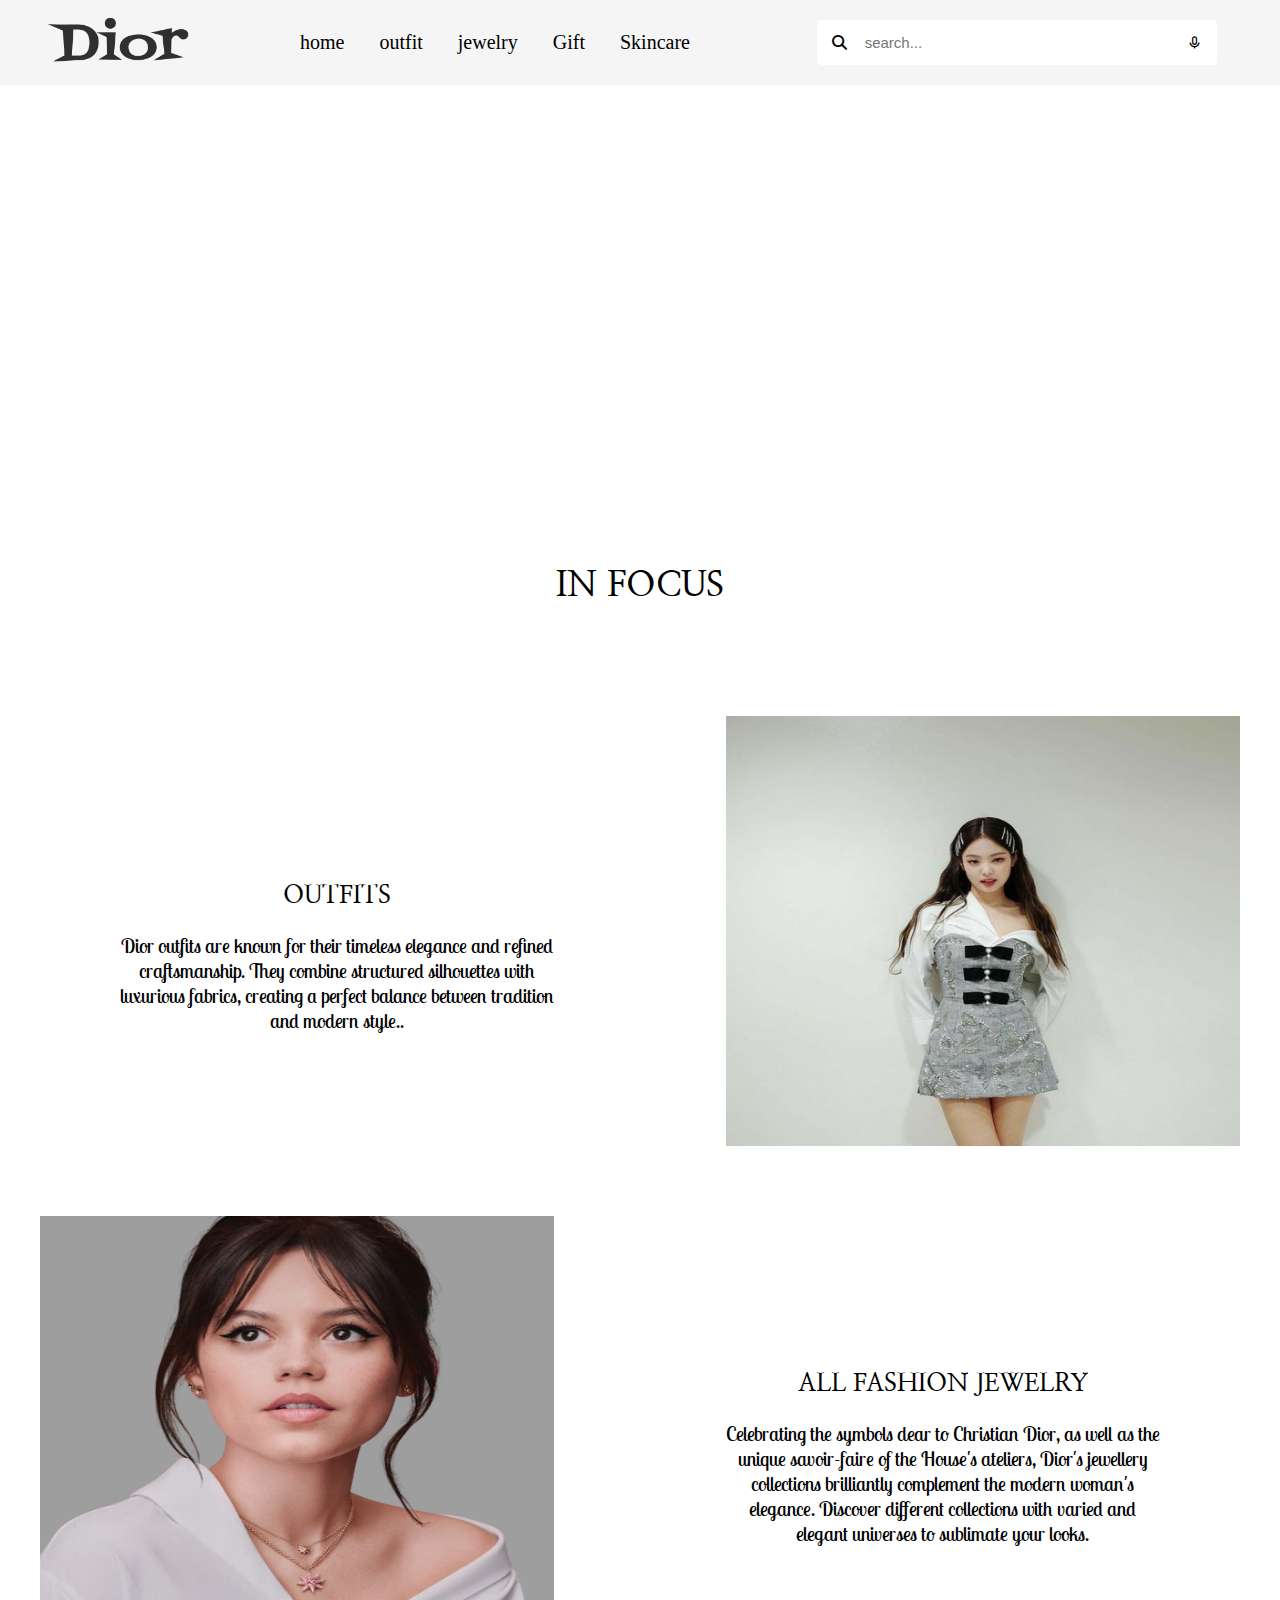
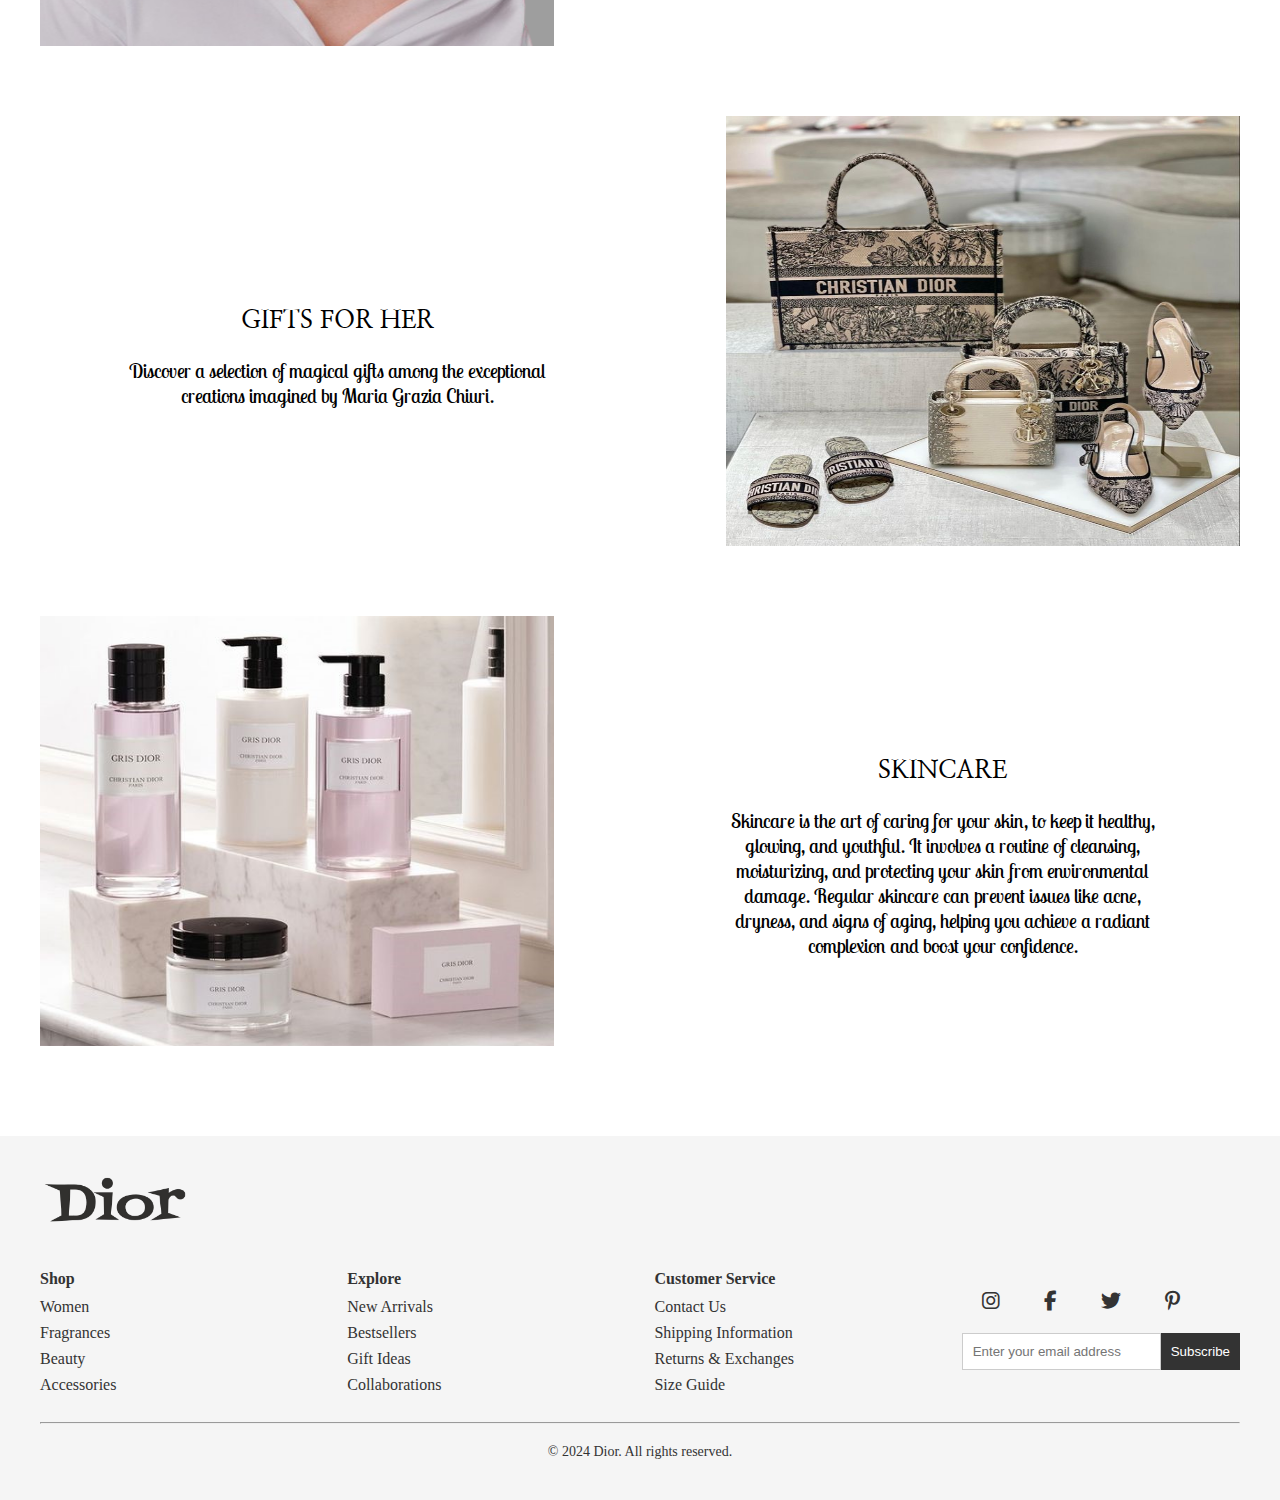
<file: index.html>
<!DOCTYPE html>
<html lang="en">

<head>
    <meta charset="UTF-8">
    <meta name="viewport" content="width=device-width, initial-scale=1.0">
    <link rel="stylesheet" href="styles.css">
    <link href='https://unpkg.com/boxicons@2.1.4/css/boxicons.min.css' rel='stylesheet'>
    <link rel="stylesheet" href="https://cdnjs.cloudflare.com/ajax/libs/font-awesome/6.5.2/css/all.min.css">
    <link href="https://fonts.googleapis.com/css2?family=Lobster+Two:ital,wght@0,400;0,700;1,400;1,700&display=swap"
        rel="stylesheet">
        <link href="https://fonts.googleapis.com/css2?family=Nanum+Myeongjo:wght@400;700;800&display=swap" rel="stylesheet">
        <link rel="stylesheet" href="media.css">
    <title>DIOR</title>
</head>

<body>
    <nav class="navbar">
        <div class="logo">
            <img src="images/logo_dior.png" alt="">
        </div>
        <div class="menu">
            <ul>
                <li>
                    <a href="index.html">home</a>
                    <a href="outfit.html">outfit</a>
                    <a href="jewelry.html">jewelry</a>
                    <a href="">Gift</a>
                    <a href="">Skincare</a>
                </li>



            </ul>
        </div>

        <div class="search">
            <div id="icons" class="fa fa-search"></div>
            <input type="text" placeholder="search..." name="search">
            <div id="icons" class='bx bx-microphone'></div>
        </div>
    </nav>

    <section>
        <div class="home">
            <video class="autoplay-video__media" autoplay="" loop="" muted="" playsinline=""
                src="https://www.dior.com/couture/var/dior/storage/original/video/65ecd27d0708915af90e24fe86080c22.mp4"
                poster="https://www.dior.com/couture/var/dior/storage/images/44346498/13-eng-GB/winter-24-video4.jpg"
                preload="metadata"></video>
        </div>
    </section>
    <section>
        <div class="topic">
            <h1>IN FOCUS</h1> 
        </div>
        <div class="grid-container">
            <div class="text-1">
                <h1>OUTFITS</h1>
                <p>Dior outfits are known for their timeless elegance and refined craftsmanship. They combine structured silhouettes with luxurious fabrics, creating a perfect balance between tradition and modern style..</p>
            </div>
            <img src="images/dress.jpg" alt=""  class="dress">
            
            <img src="images/jewelry-dior-2.png" alt="" class="jewelry">
            <div class="text-2">
                <h1>ALL FASHION JEWELRY</h1>
                <p>Celebrating the symbols dear to Christian Dior, as well as the unique savoir-faire of the House's
                    ateliers, Dior's jewellery collections brilliantly complement the modern woman's elegance. Discover
                    different collections with varied and elegant universes to sublimate your looks. </p>
            </div>
            <img src="images/dior-gift.jpg" alt="" class="gift">
            <div class="text-3">
                <h1>GIFTS FOR HER</h1>
                <p>Discover a selection of magical gifts among the exceptional creations imagined by Maria Grazia
                    Chiuri.</p>
            </div>
            <img src="images/dior-sc.jpg" alt="" class="Skincare">
            <div class="text-4">
                <h1>SKINCARE</h1>
                <p>Skincare is the art of caring for your skin, to keep it healthy, glowing, and youthful. It involves a
                    routine of cleansing, moisturizing, and protecting your skin from environmental damage. Regular
                    skincare can prevent issues like acne, dryness, and signs of aging, helping you achieve a radiant
                    complexion and boost your confidence.</p>
            </div>
        </div>
    </section>
    <footer class="footer">
        <div class="footer-logo">
            <img src="images/logo_dior.png" alt="Dior Logo">
        </div>

        <div class="footer-nav">
            <div class="footer-column">
                <h4>Shop</h4>
                <ul>
                    <li><a href="#">Women</a></li>
                    <li><a href="#">Fragrances</a></li>
                    <li><a href="#">Beauty</a></li>
                    <li><a href="#">Accessories</a></li>
                </ul>
            </div>

            <div class="footer-column">
                <h4>Explore</h4>
                <ul>
                    <li><a href="#">New Arrivals</a></li>
                    <li><a href="#">Bestsellers</a></li>
                    <li><a href="#">Gift Ideas</a></li>
                    <li><a href="#">Collaborations</a></li>
                </ul>
            </div>

            <div class="footer-column">
                <h4>Customer Service</h4>
                <ul>
                    <li><a href="#">Contact Us</a></li>
                    <li><a href="#">Shipping Information</a></li>
                    <li><a href="#">Returns & Exchanges</a></li>
                    <li><a href="#">Size Guide</a></li>
                </ul>
            </div>

            <div class="icon">
                <div class="footer-social">
                    <a href="#"><i class="fab fa-instagram"></i></a>
                    <a href="#"><i class="fab fa-facebook-f"></i></a>
                    <a href="#"><i class="fab fa-twitter"></i></a>
                    <a href="#"><i class="fab fa-pinterest-p"></i></a>
                </div>

                <div class="footer-subscribe">
                    <form>
                        <input type="email" placeholder="Enter your email address">
                        <button type="submit">Subscribe</button>
                    </form>
                </div>
            </div>
        </div>
        <hr>

        <div class="footer-copyright">
            <p>© 2024 Dior. All rights reserved.</p>
        </div>
    </footer>
</body>

</html>
</file>
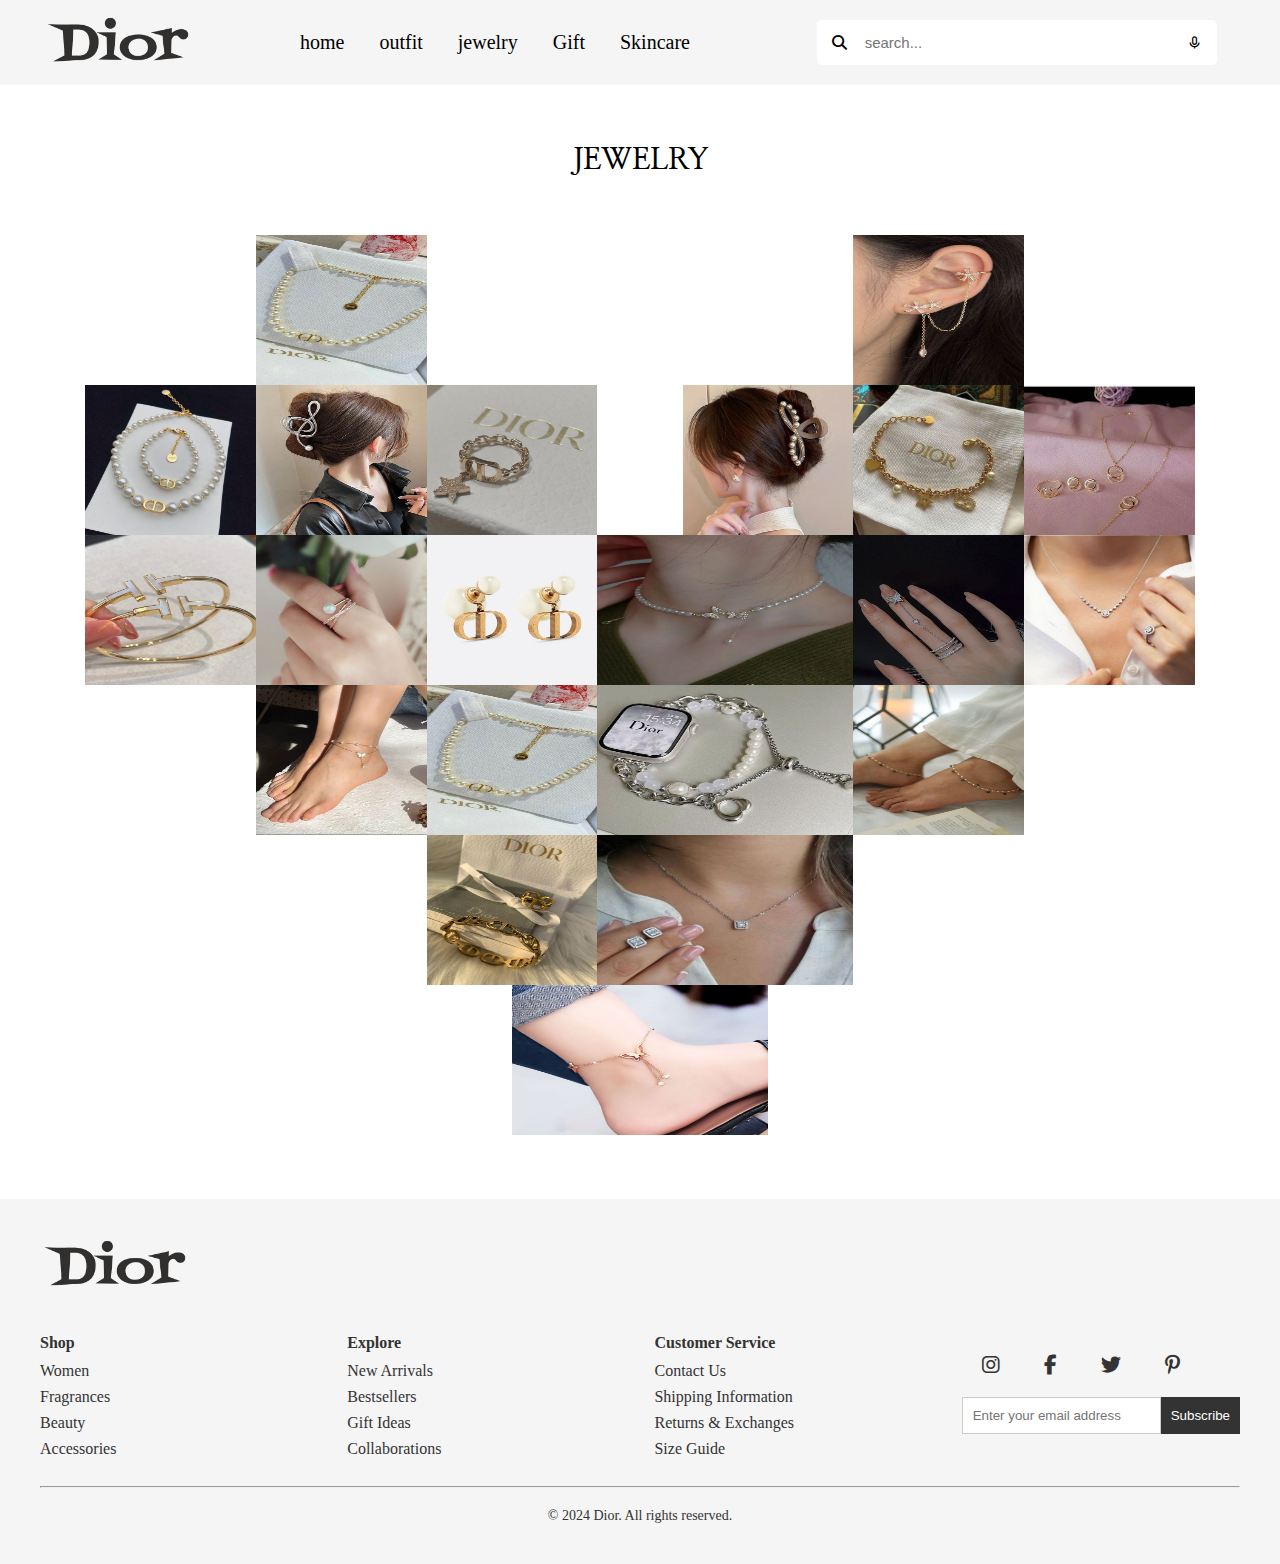
<file: jewelry.html>
<!DOCTYPE html>
<html lang="en">

<head>
    <meta charset="UTF-8">
    <meta name="viewport" content="width=device-width, initial-scale=1.0">
    <link rel="stylesheet" href="styles.css">
    <link href='https://unpkg.com/boxicons@2.1.4/css/boxicons.min.css' rel='stylesheet'>
    <link rel="stylesheet" href="https://cdnjs.cloudflare.com/ajax/libs/font-awesome/6.5.2/css/all.min.css">
    <link href="https://fonts.googleapis.com/css2?family=Lobster+Two:ital,wght@0,400;0,700;1,400;1,700&display=swap"
        rel="stylesheet">
    <link href="https://fonts.googleapis.com/css2?family=Nanum+Myeongjo:wght@400;700;800&display=swap" rel="stylesheet">
    <link rel="stylesheet" href="media.css">
    <title>DIOR</title>
</head>
<style>
    *{
        margin: 0;
        padding: 0;
        box-sizing: border-box;
    }
    .jewelary-container img {

        width: 100%;
        height: 150px;
        object-fit: fill;
    }

    .jewelary-container {
        display: grid;
        grid-template-columns: repeat(15, 1fr);
        grid-template-rows: repeat(6, 150px);
        margin-bottom: 4rem;
    }

   
    .jewelary-topic h1{
        font-size: 30px;
       text-align: center;
       line-height: 5;
       font-family: "Nanum Myeongjo", serif;
    }
    figure.jewelary1 {
    grid-column: 4 / 6;
    grid-row: 1 / 3;
}
figure.jewelary2 {
    grid-column: 2 / 4;
    grid-row: 2 / 3;
}
figure.jewelary3 {
    grid-column: 6 / 8;
    grid-row: 2 / 3;
}
figure.jewelary7 {
    grid-column: 9 / 11;
    grid-row: 2 / 3;
}
figure.jewelary5 {
    grid-column: 11 / 13;
    grid-row: 1 / 3;
}
figure.jewelary8 {
    grid-column: 13 / 15;
    grid-row: 2 / 3;
}
figure.jewelary10 {
    grid-column: 2 / 4;
    grid-row: 3 / 4;
}
figure.jewelary15 {
    grid-column: 4 / 6;
    grid-row: 3 / 4;
}
figure.jewelary12 {
    grid-column: 11 / 13;
    grid-row: 3 / 4;
}
figure.jewelary14 {
    grid-column: 13 / 15;
    grid-row: 3 / 4;
}
figure.jewelary16 {
    grid-column: 6 / 8;
    grid-row: 3 / 5;
}
figure.jewelary6 {
    grid-column: 8 / 11;
    grid-row: 3 / 5;
}
figure.jewelary4 {
    grid-column: 4 / 6;
    grid-row: 4 / 6;
}
figure.jewelary11 {
    grid-column: 6 / 8;
    grid-row: 5 / 6;
}
figure.jewelary17 {
    grid-column: 11 / 13;
    grid-row: 4 / 6;
}
figure.jewelary13 {
    grid-row: 5 / 6;
    grid-column: 8 / 11;
}
figure.jewelary9 {
    grid-row: 6 / 7;
    grid-column: 7 / 10;
}
figure.jewelary18 {
    grid-column: 6 / 8;
    grid-row: 4 / 5;
}
figure.jewelary19 {
    grid-column: 4 / 6;
    grid-row: 2 / 3;
}
figure.jewelary20 {
    grid-column: 11 / 13;
    grid-row: 2 / 3;
}
figure.jewelary22 {
    grid-column: 8 / 11;
    grid-row: 4 / 5;
}
</style>

<body>
    <nav class="navbar">
        <div class="logo">
            <img src="images/logo_dior.png" alt="">
        </div>
        <div class="menu">
            <ul>
                <li>
                    <a href="index.html">home</a>
                    <a href="outfit.html">outfit</a>
                    <a href="jewelry.html">jewelry</a>
                    <a href="">Gift</a>
                    <a href="">Skincare</a>
                </li>



            </ul>
        </div>

        <div class="search">
            <div id="icons" class="fa fa-search"></div>
            <input type="text" placeholder="search..." name="search">
            <div id="icons" class='bx bx-microphone'></div>
        </div>
    </nav>
    <div class="jewelary-topic">
        <h1> JEWELRY</h1>
    </div>
    <section class="jewelary-container">
      
        <figure class="jewelary1">
            <img src="/images/j-l.jpg" alt="">
        </figure>
        <figure class="jewelary2">
            <img src="/images/j-s2.jpg" alt="">
        </figure>
        <figure class="jewelary3">
            <img src="/images/j-s1.jpg" alt="">
        </figure>
        <figure class="jewelary4">
            <img src="/images/j-l2.jpg" alt="">
        </figure>
        <figure class="jewelary5">
            <img src="/images/j-l3.jpg" alt="">
        </figure>
        <figure class="jewelary6">
            <img src="/images/j-l4.jpg" alt="">
        </figure>
        <figure class="jewelary7">
            <img src="/images/c-s3.jpg" alt="">
        </figure>
        <figure class="jewelary8">
            <img src="/images/j-s3.jpg" alt="">
        </figure>
        <figure class="jewelary9">
            <img src="/images/j-s4.jpg" alt="">
        </figure>
        <figure class="jewelary10">
            <img src="/images/j-l5.jpg" alt="">
        </figure>
        <figure class="jewelary11">
            <img src="/images/j-l6.jpg" alt="">
        </figure>
        <figure class="jewelary12">
            <img src="/images/j-l7.jpg" alt="">
        </figure>
        <figure class="jewelary13">
            <img src="/images/j-s5.jpg" alt="">
        </figure>
        <figure class="jewelary14">
            <img src="/images/j-s6.jpg" alt="">
        </figure>
        <figure class="jewelary15">
            <img src="/images/j-s7.jpg" alt="">
        </figure>
        <figure class="jewelary16">
            <img src="/images/j-s.jpg" alt="">
        </figure>
        <figure class="jewelary17">
            <img src="/images/j-l8.jpg" alt="">
        </figure>
        <figure class="jewelary18">
            <img src="/images/j-l.jpg" alt="">
        </figure>
        <figure class="jewelary19">
            <img src="/images/c-l1.jpg" alt="">
        </figure>
        <figure class="jewelary20">
            <img src="/images/dior-b.jpg" alt="">
        </figure>
        <!-- <figure class="jewelary21">
            <img src="/images/jewelry-dior.jpg" alt="">
        </figure> -->
        <figure class="jewelary22">
            <img src="/images/dior-watch.jpg" alt="">
        </figure>
    </section>





    <footer class="footer">
        <div class="footer-logo">
            <img src="images/logo_dior.png" alt="Dior Logo">
        </div>
        <div class="footer-nav">
            <div class="footer-column">
                <h4>Shop</h4>
                <ul>
                    <li><a href="#">Women</a></li>
                    <li><a href="#">Fragrances</a></li>
                    <li><a href="#">Beauty</a></li>
                    <li><a href="#">Accessories</a></li>
                </ul>
            </div>

            <div class="footer-column">
                <h4>Explore</h4>
                <ul>
                    <li><a href="#">New Arrivals</a></li>
                    <li><a href="#">Bestsellers</a></li>
                    <li><a href="#">Gift Ideas</a></li>
                    <li><a href="#">Collaborations</a></li>
                </ul>
            </div>

            <div class="footer-column">
                <h4>Customer Service</h4>
                <ul>
                    <li><a href="#">Contact Us</a></li>
                    <li><a href="#">Shipping Information</a></li>
                    <li><a href="#">Returns & Exchanges</a></li>
                    <li><a href="#">Size Guide</a></li>
                </ul>
            </div>

            <div class="icon">
                <div class="footer-social">
                    <a href="#"><i class="fab fa-instagram"></i></a>
                    <a href="#"><i class="fab fa-facebook-f"></i></a>
                    <a href="#"><i class="fab fa-twitter"></i></a>
                    <a href="#"><i class="fab fa-pinterest-p"></i></a>
                </div>

                <div class="footer-subscribe">
                    <form>
                        <input type="email" placeholder="Enter your email address">
                        <button type="submit">Subscribe</button>
                    </form>
                </div>
            </div>
        </div>
        <hr>

        <div class="footer-copyright">
            <p>© 2024 Dior. All rights reserved.</p>
        </div>
    </footer>
</body>

</html>
</file>
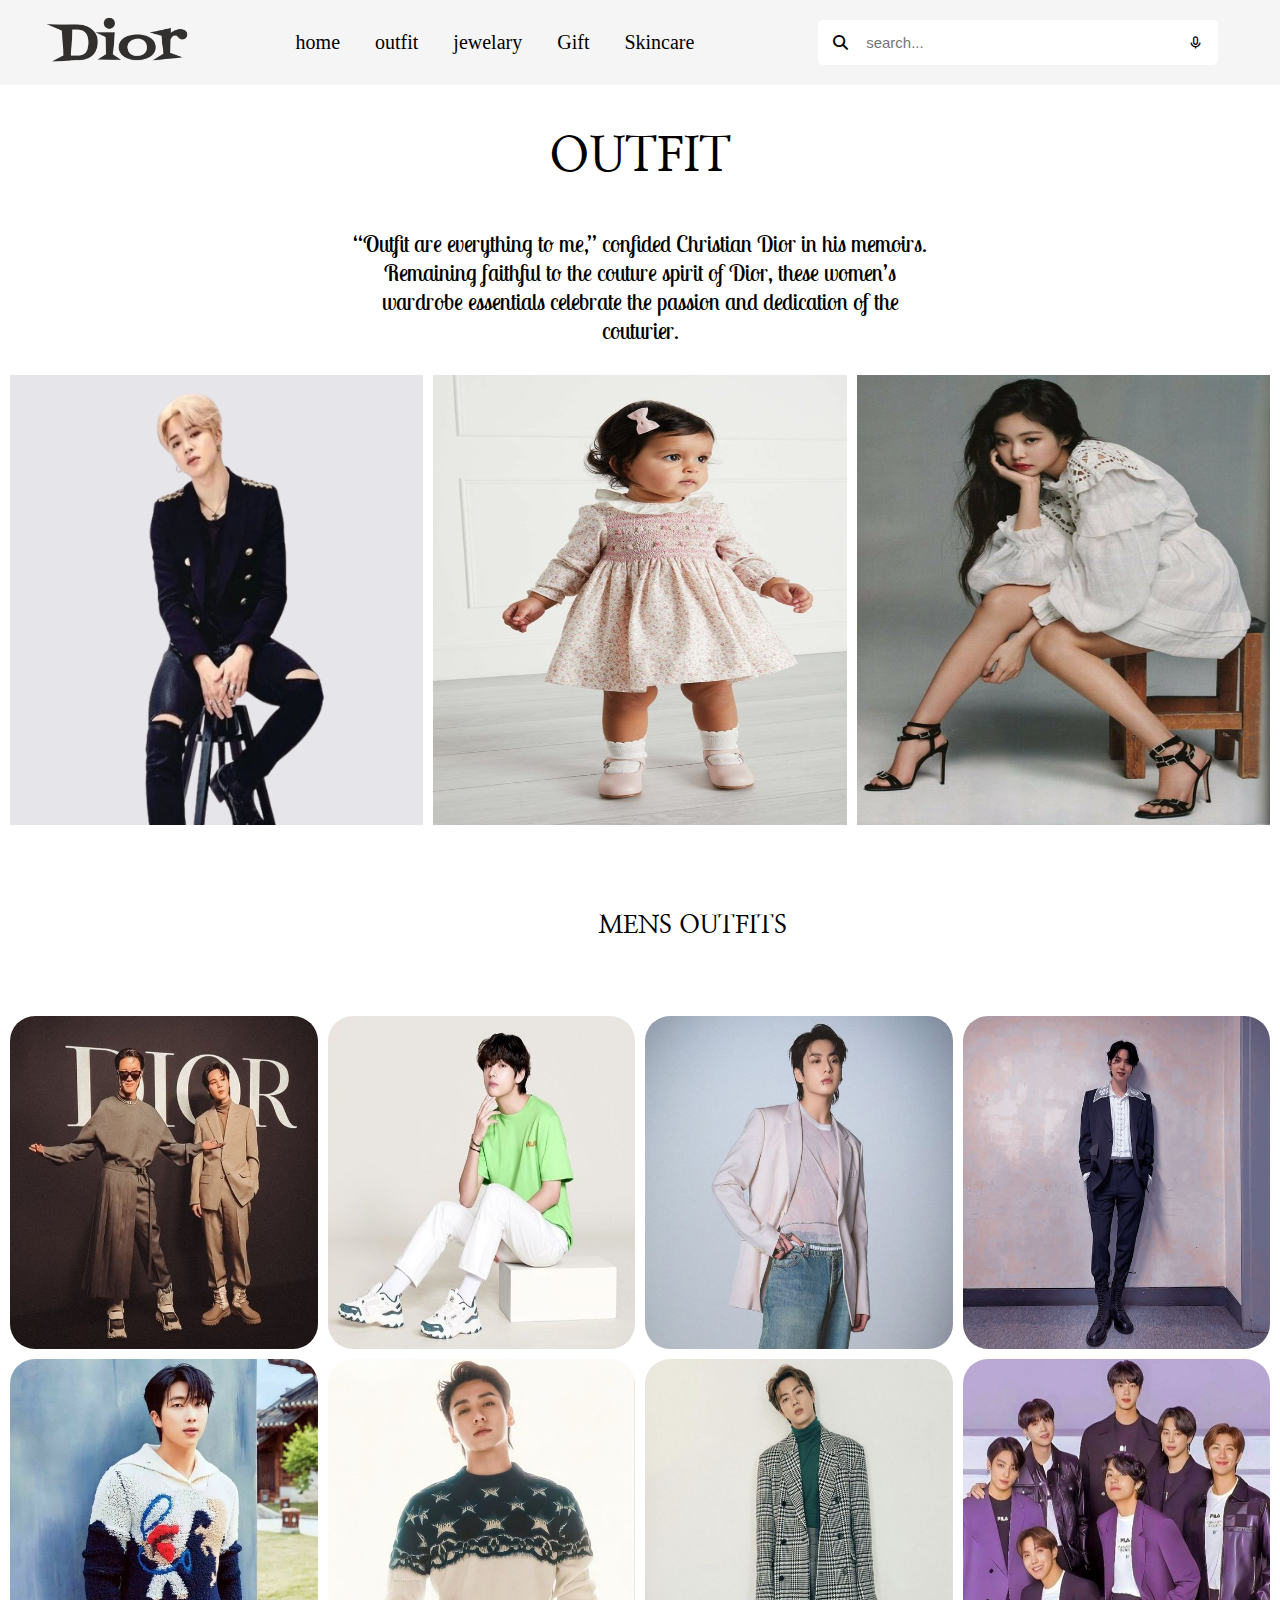
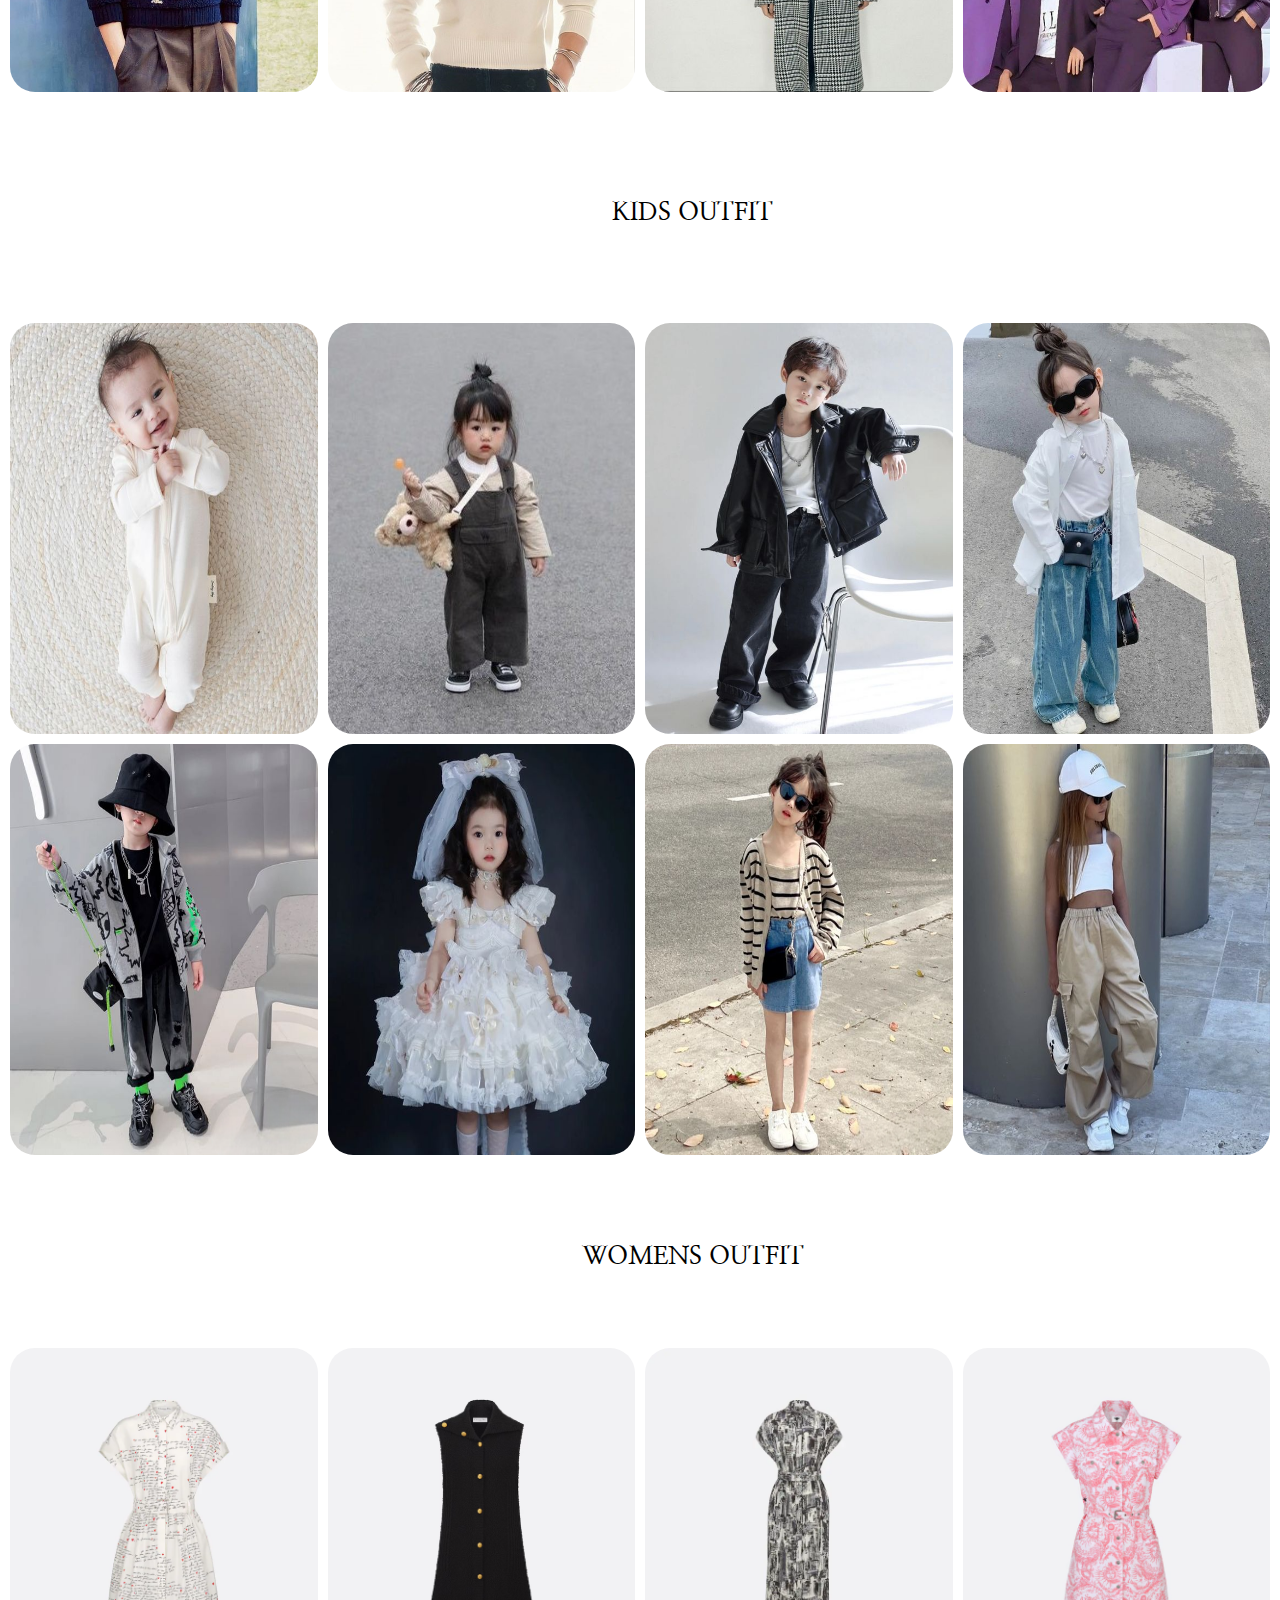
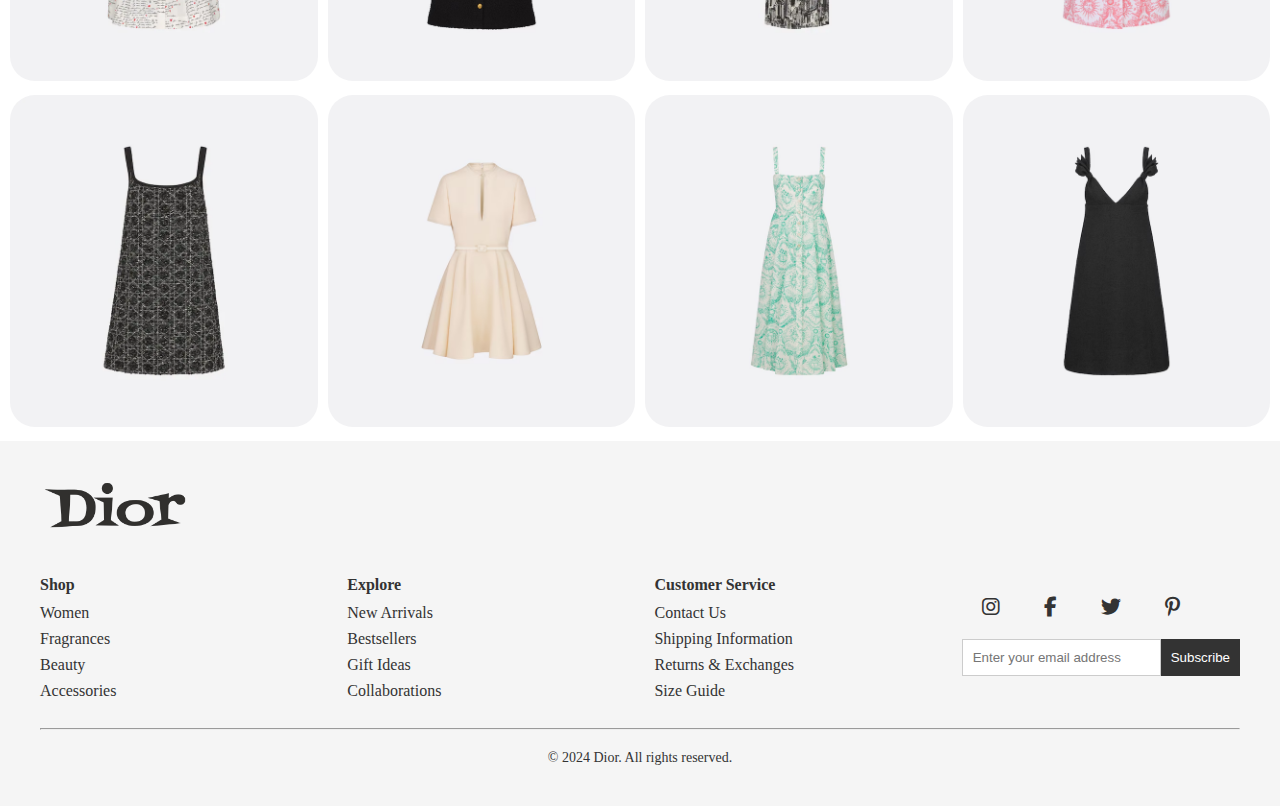
<file: outfit.html>
<!DOCTYPE html>
<html lang="en">

<head>
    <meta charset="UTF-8">
    <meta name="viewport" content="width=device-width, initial-scale=1.0">
    <link href='https://unpkg.com/boxicons@2.1.4/css/boxicons.min.css' rel='stylesheet'>
    <link rel="stylesheet" href="https://cdnjs.cloudflare.com/ajax/libs/font-awesome/6.5.2/css/all.min.css">
    <link href="https://fonts.googleapis.com/css2?family=Lobster+Two:ital,wght@0,400;0,700;1,400;1,700&display=swap"
        rel="stylesheet">
    <link href="https://fonts.googleapis.com/css2?family=Nanum+Myeongjo:wght@400;700;800&display=swap" rel="stylesheet">
    <link rel="stylesheet" href="/styles.css">
   <link rel="stylesheet" href="media.css">
    <title>OUTFIT</title>
</head>
<style>
    * {
        padding: 0;
        margin: 0;
        box-sizing: border-box;
    }

    .dress-container h1 {
        text-align: center;
        line-height: 3;
        font-size: 3rem;
        font-family: "Nanum Myeongjo", serif;
    }

    .dress-container p {
        width: 45%;
        margin: auto;
        font-size: 23px;
        text-align: center;
        font-family: "Lobster Two", sans-serif;
    }

    .outfit img {
        height: 500px;
        width: 100%;
        object-fit: fill;
    }

    .outfit {
        display: grid;
        grid-template-columns: repeat(3, 1fr);
        grid-template-rows: repeat(1, 500px);
        grid-gap: 10px;
        padding: 10px;
        margin-top: 5rem;
    }

    .producthover {
        position: relative;
        overflow: hidden;
    }

    .producthover img {
        object-fit: fill;
        transition: all 1.5s;
    }

    .producthover:hover img {
        transform: scale(1.2);
    }

    .caption {
        position: absolute;
        top: 0;
        left: 0;
        width: 100%;
        height: 450px;
        text-transform: uppercase;
        display: flex;
        justify-content: center;
        align-items: center;
        background-color: black;
        color: white;
        opacity: 0;
    }

    .producthover:hover .caption {
        opacity: 1;
        background-color: rgba(0, 0, 0, 0.7);
    }


    .img3 {
        display: grid;
        grid-template-columns: repeat(3, 1fr);
        grid-template-rows: repeat(1, 450px);
        object-fit: fill;
        grid-gap: 10px;
        padding: 10px;

    }

    .producthover img {
        width: 100%;
        height: 450px;
    }

    .hidden {
        margin-top: 20px;
    }

    .menoutfit-container img {
        width: 100%;
        height: 100%;
        border-radius: 25px;
        transition: 0.3s ease-in;
    }

    .menoutfit-container img:hover {
        border-radius: 50%;
    }

    .menoutfit-container {
        display: grid;
        grid-template-columns: repeat(12, 1fr);
        grid-template-rows: repeat(5, 1fr);
        object-fit: fill;
        grid-gap: 10px;
        padding: 10px;
    }

    .row1 h1 {
        font-size: 25px;
        font-family: "Nanum Myeongjo", serif;
    }

    .row1 {
        grid-column: 6 / 9;
        grid-row: 1 / 1;
        margin: auto;
        place-content: center;

    }

    figure.men4 {
        grid-column: 1 / 4;
        grid-row: 2 / 4;
    }

    figure.men1 {
        grid-column: 4 / 7;
        grid-row: 2 / 4;
    }

    figure.men2 {
        grid-column: 7 / 10;
        grid-row: 2 / 4;
    }

    figure.men3 {
        grid-column: 10 / 13;
        grid-row: 2 / 4;
    }

    figure.men6 {
        grid-column: 1 / 4;
        grid-row: 4 / 6;
    }

    figure.men5 {
        grid-column: 4 / 7;
        grid-row: 4 / 6;
    }

    figure.men7 {

        grid-column: 7 / 10;
        grid-row: 4 / 6;
    }

    figure.men8 {
        grid-column: 10 / 13;
        grid-row: 4 / 6;
    }

    .babyoutfit-container {
        display: grid;
        grid-template-columns: repeat(12, 1fr);
        grid-template-rows: repeat(5, 1fr);
        grid-gap: 10px;
        padding: 10px;

    }

    .babyoutfit-container img {
        height: 100%;
        width: 100%;
        object-fit: fill;
        border-radius: 25px;
        transition: 0.3s ease-in;

    }

    .babyoutfit-container img:hover {
        border-radius: 50%;
    }

    .row2 h1 {
        font-size: 25px;
        font-family: "Nanum Myeongjo", serif;
    }

    .row2 {
        grid-column: 6 / 9;
        grid-row: 1 / 1;
        margin: auto;
        place-content: center;

    }

    figure.baby1 {
        grid-column: 1 / 4;
        grid-row: 2 / 4;
    }

    figure.baby2 {
        grid-column: 4 / 7;
        grid-row: 2 / 4;
    }

    figure.baby3 {
        grid-column: 7 / 10;
        grid-row: 2 / 4;
    }

    figure.baby4 {
        grid-column: 10 / 13;
        grid-row: 2 / 4;
    }

    figure.baby5 {
        grid-column: 1 / 4;
        grid-row: 4 / 6;
    }

    figure.baby6 {
        grid-column: 4 / 7;
        grid-row: 4 / 6;
    }

    figure.baby7 {

        grid-column: 7 / 10;
        grid-row: 4 / 6;
    }

    figure.baby8 {
        grid-column: 10 / 13;
        grid-row: 4 / 6;
    }

    .womenoutfit-container {
        display: grid;
        grid-template-columns: repeat(12, 1fr);
        grid-template-rows: repeat(5, 1fr);
        grid-gap: 10px;
        padding-bottom: 10px;
        padding: 10px;

    }

    .womenoutfit-container img {
        height: 100%;
        width: 100%;
        object-fit: fill;
        border-radius: 25px;

    }
    .womenoutfit-container img:hover{
        border-radius: 50%;
    }
   

    .row3 h1 {
        font-size: 25px;
        font-family: "Nanum Myeongjo", serif;
    }

    .row3 {
        grid-column: 6 / 9;
        grid-row: 1 / 1;
        margin: auto;
        place-content: center;
    }

    .images {
        position: relative;
    }

    .images #inner {
        position: absolute;
        top: 0;
        left: 0;
        opacity: 0;
        transition: 0.3s ease-in;
    }

    .images #inner:hover {
        opacity: 1;
        border-radius: 50%;
    }

    .women1 {
        grid-column: 1 / 4;
        grid-row: 2 / 4;
    }

    .women2 {
        grid-column: 4 / 7;
        grid-row: 2 / 4;
    }

    .women3 {
        grid-column: 7 / 10;
        grid-row: 2 / 4;
    }

    .women4 {
        grid-column: 10 / 13;
        grid-row: 2 / 4;
    }

    .women5 {
        grid-column: 1 / 4;
        grid-row: 4 / 6;
    }

    .women6 {
        grid-column: 4 / 7;
        grid-row: 4 / 6;
    }

    .women7 {

        grid-column: 7 / 10;
        grid-row: 4 / 6;
    }

    .women8 {
        grid-column: 10 / 13;
        grid-row: 4 / 6;
    }
</style>

<body>
    <nav class="navbar">
        <div class="logo">
            <img src="/images/logo_dior.png" alt="">
        </div>
        <div>
            <ul>
                <li>
                    <a href="index.html">home</a>
                    <a href="outfit.html">outfit</a>
                    <a href="jewelry.html">jewelary</a>
                    <a href="">Gift</a>
                    <a href="">Skincare</a>
                </li>



            </ul>
        </div>

        <div class="search">
            <div id="icons" class="fa fa-search"></div>
            <input type="text" placeholder="search..." name="search">
            <div id="icons" class='bx bx-microphone'></div>
        </div>
    </nav>
    <section>
        <div class="dress-container">
            <h1>OUTFIT</h1>
            <p>“Outfit are everything to me,” confided Christian Dior in his memoirs. Remaining faithful to the couture
                spirit of Dior, these women’s wardrobe essentials celebrate the passion and dedication of the couturier.
            </p>
        </div>
    </section>
    <section class="hidden">
        <div class="three">
            <div class="img3">
                <div class="producthover">
                    <img src="/images/jimin.jpg" alt="" class="men-outfit">
                    <div class="caption">
                        <h2>MEN</h2>
                    </div>

                </div>
                <div class="producthover">
                    <img src="/images/baby-outfit.jpg" alt="" class="baby-outfit">
                    <div class="caption">
                        <h2>kid</h2>
                    </div>
                </div>
                <div class="producthover">
                    <img src="/images/jennie-dress.jpg" alt="" class="woman-outfit">
                    <div class="caption">
                        <h2>WOMEN</h2>
                    </div>
                </div>
            </div>
        </div>
    </section>
    <section class="menoutfit-container">
        <div class="row1">
            <h1>MENS OUTFITS</h1>
        </div>
        <figure class="men1">
            <img src="/images/v.jpg" alt="">
        </figure>
        <figure class="men2">
            <img src="/images/jk.jpg" alt="">
        </figure>
        <figure class="men3">
            <img src="/images/suga.jpg" alt="">
        </figure>
        <figure class="men4">
            <img src="/images/minhope.jpg" alt="">
        </figure>
        <figure class="men5">
            <img src="/images/jung.jpg" alt="">
        </figure>
        <figure class="men6">
            <img src="/images/rm2.jpg" alt="">
        </figure>
        <figure class="men7">
            <img src="/images/jin.jpg" alt="">
        </figure>
        <figure class="men8">
            <img src="/images/bts1.jpg" alt="">
        </figure>
    </section>
    <section class="babyoutfit-container">
        <div class="row2">
            <h1>KIDS OUTFIT</h1>
        </div>
        <figure class="baby1">
            <img src="/images/baby1.jpg" alt="">
        </figure>
        <figure class="baby2">
            <img src="/images/baby 2.jpg" alt="">
        </figure>
        <figure class="baby3">
            <img src="/images/baby3.jpg" alt="">
        </figure>
        <figure class="baby4">
            <img src="/images/baby4-L.jpg" alt="">
        </figure>
        <figure class="baby5">
            <img src="/images/baby5-L-Photoroom.png" alt="">
        </figure>
        <figure class="baby6">
            <img src="/images/baby6-Photoroom.png" alt="">
        </figure>
        <figure class="baby7">
            <img src="/images/baby7-Photoroom.png" alt="">
        </figure>
        <figure class="baby8">
            <img src="/images/baby8.jpg" alt="">
        </figure>
    </section>

    <section class="womenoutfit-container">
        <div class="row3">
            <h1>WOMENS OUTFIT</h1>
        </div>
        <div class="women1">
            <div class="images">
                <img id="outer" src="/images/dior1-a.jpg" alt="">
                <img id="inner" src="/images/dior1-b.jpg" alt="">
            </div>
        </div>
        <div class="women2">
            <div class="images">
                <img id="outer" src="/images/dior2-a.jpg" alt="">
                <img id="inner" src="/images/dior2-b.jpg" alt="">
            </div>
        </div>
        <div class="women3">
            <div class="images">
                <img id="outer" src="/images/dior3-a.jpg" alt="">
                <img id="inner" src="/images/dior3-b.jpg" alt="">
            </div>
        </div>
        <div class="women4">
            <div class="images">
                <img id="outer" src="/images/dior4-a.jpg" alt="">
                <img id="inner" src="/images/dior4-b.jpg" alt="">
            </div>
        </div>
        <div class="women5">
            <div class="images">
                <img id="outer" src="/images/dior5-a.jpg" alt="">
                <img id="inner" src="/images/dior5-b.jpg" alt="">
            </div>
        </div>
        <div class="women6">
            <div class="images">
                <img id="outer" src="/images/dior6-a.jpg" alt="">
                <img id="inner" src="/images/dior6-b.jpg" alt="">
            </div>
        </div>
        <div class="women7">
            <div class="images">
                <img id="outer" src="/images/dior7-a.jpg" alt="">
                <img id="inner" src="/images/dior7-b.jpg" alt="">
            </div>
        </div>
        <div class="women8">
            <div class="images">
                <img id="outer" src="/images/dior8-a.jpg" alt="">
                <img id="inner" src="/images/dior8-b.jpg" alt="">
            </div>
        </div>

    </section>

    <footer class="footer">
        <div class="footer-logo">
            <img src="images/logo_dior.png" alt="Dior Logo">
        </div>

        <div class="footer-nav">
            <div class="footer-column">
                <h4>Shop</h4>
                <ul>
                    <li><a href="#">Women</a></li>
                    <li><a href="#">Fragrances</a></li>
                    <li><a href="#">Beauty</a></li>
                    <li><a href="#">Accessories</a></li>
                </ul>
            </div>

            <div class="footer-column">
                <h4>Explore</h4>
                <ul>
                    <li><a href="#">New Arrivals</a></li>
                    <li><a href="#">Bestsellers</a></li>
                    <li><a href="#">Gift Ideas</a></li>
                    <li><a href="#">Collaborations</a></li>
                </ul>
            </div>

            <div class="footer-column">
                <h4>Customer Service</h4>
                <ul>
                    <li><a href="#">Contact Us</a></li>
                    <li><a href="#">Shipping Information</a></li>
                    <li><a href="#">Returns & Exchanges</a></li>
                    <li><a href="#">Size Guide</a></li>
                </ul>
            </div>

            <div class="icon">
                <div class="footer-social">
                    <a href="#"><i class="fab fa-instagram"></i></a>
                    <a href="#"><i class="fab fa-facebook-f"></i></a>
                    <a href="#"><i class="fab fa-twitter"></i></a>
                    <a href="#"><i class="fab fa-pinterest-p"></i></a>
                </div>

                <div class="footer-subscribe">
                    <form>
                        <input type="email" placeholder="Enter your email address">
                        <button type="submit">Subscribe</button>
                    </form>
                </div>
            </div>
        </div>
        <hr>

        <div class="footer-copyright">
            <p>© 2024 Dior. All rights reserved.</p>
        </div>
    </footer>
</body>

</html>
</file>
<file: styles.css>
* {
    margin: 0;
    padding: 0;
    box-sizing: border-box;
}
.logo img {
    width: 150px;
    height: 50px;
}

.logo {
    text-align: center;
}

.navbar ul {
    padding: 0;
    margin: 0;
    list-style-type: none;
}

.navbar ul li {
   display: flex;
   gap: 35px;
    position: relative;
    padding: 10px 20px;
}

.navbar ul li a {
    text-decoration: none;
    color: black;
    font-weight: bold;
    position: relative;
    display: inline-block;
    transition: all 0.3s ease;
    font-size: 20px;
    font-weight: 100;
}

.navbar ul li a::before {
    content: '';
    position: absolute;
    width: 0;
    padding: 15px 15px;
    height: 0;
    top: -15px;
    margin: auto;
    bottom: -15px;
    left: -15px;
    background-color: #999;
    z-index: -1;
    transition: all 0.3s ease;
}

.navbar ul li a:hover {
    color: white;
    transform: scale(1.1); 
}

.navbar ul li a:hover::before {
    width: 100%;
    background-color: #999; 
}

.navbar {
    display: flex;
    justify-content: space-around;
    align-items: center;
    background-color: #f5f5f5;
}

.search {
    display: flex;
    justify-content: center;
    align-items: center;
    width: 400px;
    background-color: white;
    margin: 20px;
    padding: 5px;
    border-radius: 5px; 
}

.search input[type="text"] {
    margin: 0 0.5rem;
    font-size: 15px;
    border: none;
    outline: none;
    width: 100%;
    background-color: white;
}

#icons {
    margin: 10px;
    font-size: 15px;
}

.home video {
    aspect-ratio: 2160/720;
    object-fit: cover;
    width: 100%;
}

.topic h1 {
    text-align: center;
    line-height: 7;
    font-size: 35px;
    font-family: "Nanum Myeongjo", serif;
    font-weight: 600;
}

.grid-container img {
    width: 100%;
    height: 500px;
}

.grid-container {
    display: grid;
    padding: 20px;
    grid-template-columns: repeat(7, 1fr);
    grid-template-rows: repeat(4, 500px);
    width: 100% ;

}

.text-1 {
    /* grid-area: 1 / 1 / span 1 / span 3; */
    grid-column: 1/4;
    grid-row: 1/2;
    text-align: center;
    place-content: center;
    margin-left: 5rem;
}

.text-1 p,
.text-2 p,
.text-3 p,
.text-4 p {
    font-family: "Lobster Two", sans-serif;
    font-size: 20px;
}

.text-1 h1,
.text-2 h1,
.text-3 h1,
.text-4 h1 {
    line-height: 3;
    font-family: "Nanum Myeongjo", serif;
    ;
    font-size: 25px;
}

.dress {
    /* grid-area: 1 / 5 / span 1 / span3; */
    grid-column: 5/9;
    grid-row: 1/2;
}

.text-2 {
    /* grid-column-start: 5;
    grid-row-start: 2;
    grid-column-end: 9;
    grid-row-end: 3; */
    grid-column: 5/9;
    grid-row: 2/3;
    text-align: center;
    place-content: center;
    margin-right: 5rem;
}

.jewelry {
    /* grid-area: 2 / 1 / span 1 / span 3; */
    grid-column: 1/4;
    grid-row: 2/3;
}

.text-3 {
    /* grid-area: 3/1/span 1/span 3; */
    grid-column: 1/4;
    grid-row: 3/4;
    text-align: center;
    place-content: center;
    margin-left: 5rem;
}

.gift {
    /* grid-area: 3 / 5 / span 1 / span 3; */
    grid-column: 5/9;
    grid-row: 3/4;
}


.Skincare {
    /* grid-area: 4/1/span 1/span 3; */
    grid-column: 1/4;
    grid-row: 4/5;
}


.text-4 {
    /* grid-area: 4/5/span 1/span 3; */
    grid-column: 5/9;
    grid-row: 4/5;
    text-align: center;
    place-content: center;
    margin-right: 5rem;
}
.footer {
    background-color: #f5f5f5;
    padding: 40px;
    font-family: 'Arial, sans-serif';
    color: #333;
}

.footer-logo img {
    width: 150px;
    margin-bottom: 40px;
}

.footer-nav {
    display: flex;
    justify-content: space-around;
    margin-bottom: 20px;
}

.footer-column {
    flex: 1;
    margin-right: 20px;
}

.footer-column h4 {
    font-size: 16px;
    margin-bottom: 10px;
}

.footer-column ul {
    list-style-type: none;
    padding: 0;
}

.footer-column ul li {
    margin-bottom: 8px;
}

.footer-column ul li a {
    color: #333;
    text-decoration: none;
}

.footer-social a {
    font-size: 20px;
    color: #333;
     padding: 20px;
    text-decoration: none;
}

.footer-subscribe form {
    display: flex;
    margin-top: 20px;
}

.footer-subscribe input {
    padding: 10px;
    border: 1px solid #ccc;
    outline: none;
    flex: 1;
}

.footer-subscribe button {
    padding: 10px;
    background-color: #333;
    color: #fff;
    border: none;
    cursor: pointer;
}

.footer-copyright {
    text-align: center;
    font-size: 14px;
    margin-top: 20px;
}

.icon {
    display: flex;
   flex-direction: column;
   margin-top: 20px;
}



.grid-container img {
    transition: transform 0.3s ease, box-shadow 0.3s ease;
}


.grid-container img:hover {
    transform: translateY(-10px); 
    box-shadow: 0px 10px 20px rgba(0, 0, 0, 0.3); 
}
</file>
<file: media.css>
@media  (min-width: 350px) and   (max-width: 550px) {

    .navbar {
        display: flex;
        flex-direction: column;

    }

    .search {
        width: 300px;
    }

    .navbar ul li {
        gap: 12px;
    }

    .navbar ul li a {
        font-size: 15px;
    }

    .logo img {
        width: 100px;
        height: 40px;
        margin-top: 5px;
    }

    .topic h1 {
        line-height: 1;
        font-size: 22px;
        margin-top: 15px;
        font-weight: 900;
    }

    .footer-nav {
        flex-wrap: wrap;
    }

    .grid-container {
        display: flex;
        flex-direction: column;
        justify-content: center;
        align-items: center;
    }
    .grid-container img {
        width: 100%;
        height: 230px;
        margin-top: 20px;
    }
    .text-1 p,
    .text-2 p,
    .text-3 p,
    .text-4 p {
        font-family: "Lobster Two", sans-serif;
        font-size: 15px;
        text-align: center;

    }

    .text-1 h1,
    .text-2 h1,
    .text-3 h1,
    .text-4 h1 {
        font-size: 20px;
        line-height: 2;
    }

    .text-1,
    .text-2,
    .text-3,
    .text-4 {
        margin: 0;
    }

    .text-1 {
        order: 1;
    }

    .dress {
        order: 2;
    }

    .text-2 {
        order: 3;
    }

    .jewelry {
        order: 4;
    }

    .text-3 {
        order: 5;
    }

    .gift {
        order: 6;
    }

    .text-4 {
        order: 7;
    }

    .Skincare {
        order: 8;
    }
    .dress-container p {
        width: 80%;
        font-size: 17px;
    }

    .dress-container h1 {
        line-height: 2;
        font-size: 20px;
    }
    .row1 h1 {
        font-size: 10px;
    }

    .row2 h1 {
        font-size: 12px;
    }

    .row3 h1 {
        font-size: 9px;
    }
   
      .img3 {
        display: grid;
        grid-template-columns: repeat(3, 1fr);
        grid-template-rows: repeat(1, 230px);
    }

    .producthover img {
        width: 100%;
        height: 230px;
    }
    /* .producthover{
        height: 230px;
    } */
    .caption {
        height: 230px;
    }
    
    .footer-logo img {
        width: 115px;
        margin-bottom: 30px;
    }

    .footer-column ul li {
        margin-bottom: 0px;
    }

    .footer-column h4 {
        font-size: 14px;
    }

    .footer-column ul li a {
        font-size: 12px;
    }
}

@media only screen and  (min-width: 551px) and (max-width: 700px) {
    .navbar {
        display: flex;
        flex-direction: column;
    }

    .grid-container {
        display: flex;
        flex-direction: column;
        justify-content: center;
        align-items: center;
    }

    .text-1 p,
    .text-2 p,
    .text-3 p,
    .text-4 p {
        font-family: "Lobster Two", sans-serif;
        font-size: 20px;
        text-align: center;

    }

    .text-1,
    .text-2,
    .text-3,
    .text-4 {
        margin: 0;
    }


    .text-1 {
        order: 1;
    }

    .dress {
        order: 2;
    }

    .text-2 {
        order: 3;
    }

    .jewelry {
        order: 4;
    }

    .text-3 {
        order: 5;
    }

    .gift {
        order: 6;
    }

    .text-4 {
        order: 7;
    }


    .Skincare {
        order: 8;
    }

    .grid-container img {
        width: 100%;
        height: 350px;
        margin-top: 20px;
    }

    .footer-nav {
        flex-wrap: wrap;
    }
    .dress-container p {
        width: 60%;
        font-size: 20px;
    }

    .dress-container h1 {
        line-height: 2;
        font-size: 2rem;
    }

    .img3 {
        display: grid;
        grid-template-columns: repeat(3, 1fr);
        grid-template-rows: repeat(1, 300px);
    }

    .producthover img {
        width: 100%;
        height: 300px;
    }

    .row1 h1 {
        font-size: 19px;
    }

    .row2 h1 {
        font-size: 20px;
    }

    .row3 h1 {
        font-size: 16px;
    }
    .caption {
        height: 300px;
    }
   

}

@media only screen and  (min-width: 701px) and (max-width: 1195px) {
    .navbar {
        display: flex;
        flex-direction: column;
    }

    .grid-container img {
        width: 100%;
        height: 350px;
        margin-top: 20px;
    }

    .footer-nav {
        flex-wrap: wrap;
    }
  

    .text-1 p,
    .text-2 p,
    .text-3 p,
    .text-4 p {
        font-family: "Lobster Two", sans-serif;
        font-size: 15px;
    }

    .text-1 h1,
    .text-2 h1,
    .text-3 h1,
    .text-4 h1 {
        line-height: 2;
        font-family: "Nanum Myeongjo", serif;
        font-size: 20px;
    }

    .topic h1 {
        line-height: 3;
        font-size: 30px;
    }
    .img3 {
        display: grid;
        grid-template-columns: repeat(3, 1fr);
        grid-template-rows: repeat(1, 380px);
    }

    .producthover img {
        width: 100%;
        height: 380px;
    }

    .row1 h1 {
        font-size: 19px;
    }

    .row2 h1 {
        font-size: 20px;
    }

    .row3 h1 {
        font-size: 16px;
    }

    .caption {
        height: 380px;
    }
}

@media only screen and (min-width: 1196px) and (max-width: 1500px) {
    .grid-container {
        padding: 40px;

    }

    .topic h1 {
        line-height: 4;

    }

    
    .grid-container img {
        width: 100%;
        height: 430px;
        margin-top: 20px;
    }

    .img3 {
        display: grid;
        grid-template-columns: repeat(3, 1fr);
        grid-template-rows: repeat(1, 430px);
    }
    
    .producthover img {
        width: 100%;
        height: 430px;
    }
    
    .row1 h1 {
        font-size: 25px;
    }
    
    .row2 h1 {
        font-size: 25px;
    }
    
    .row3 h1 {
        font-size: 25px;
    }
    
    .dress-container p {
        width: 60%;
        font-size: 17px;
    }
    
    .dress-container h1 {
        line-height: 2;
        font-size: 2rem;
    }
    
    .caption {
        height: 430px;
    }
    .img3 {
        padding: 40px;
    }
    
    .menoutfit-container {
        padding: 40px;
    }
    
    .babyoutfit-container {
        padding: 40px;
    }
    
    .womenoutfit-container {
        padding: 40px;
    }

}
</file>
